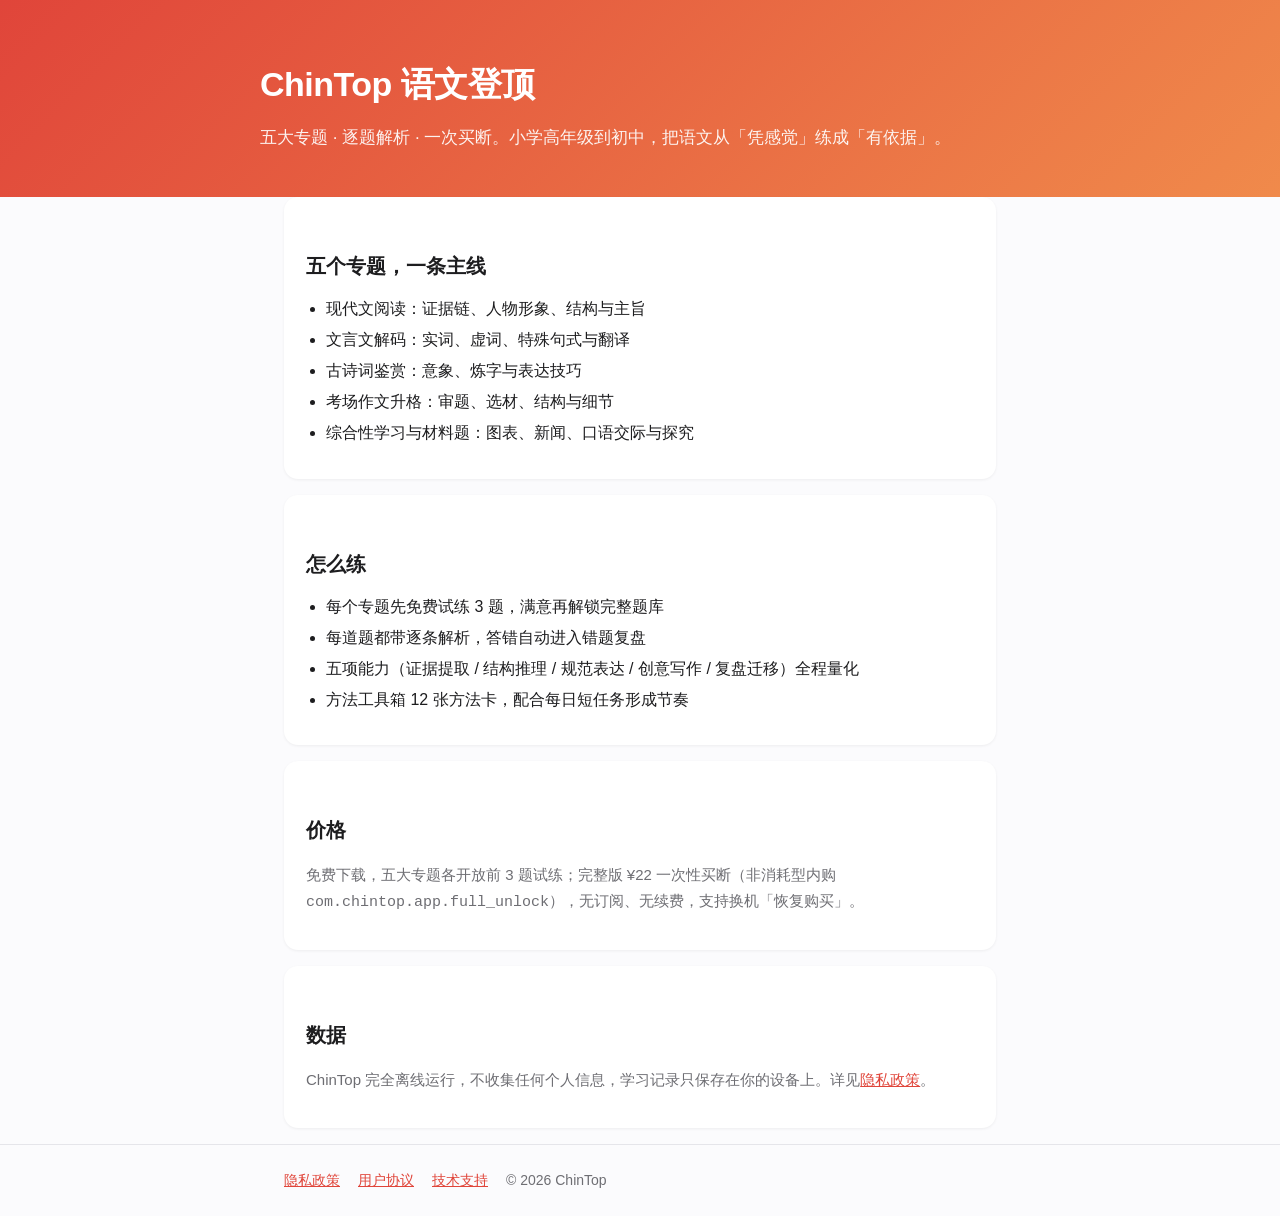
<file: docs/index.html>
<!DOCTYPE html>
<html lang="zh-CN">
<head>
<meta charset="utf-8">
<meta name="viewport" content="width=device-width, initial-scale=1">
<title>ChinTop 语文登顶</title>
<style>
  :root { --brand:#e0453a; --ink:#1d1d1f; --muted:#6e6e73; --bg:#fbfbfd; }
  * { box-sizing: border-box; }
  body { margin:0; font-family:-apple-system,BlinkMacSystemFont,"PingFang SC","Helvetica Neue",Arial,sans-serif; color:var(--ink); background:var(--bg); line-height:1.7; }
  header { background:linear-gradient(135deg,#e0453a,#f08a4b); color:#fff; padding:56px 24px 44px; }
  .wrap { max-width:760px; margin:0 auto; padding:0 24px; }
  header .wrap { padding:0; }
  h1 { margin:0 0 10px; font-size:34px; letter-spacing:-.5px; }
  header p { margin:0; opacity:.92; font-size:17px; }
  main { padding:36px 24px 60px; }
  h2 { font-size:20px; margin:32px 0 12px; }
  ul { padding-left:20px; margin:0 0 12px; }
  li { margin:4px 0; }
  .card { background:#fff; border-radius:14px; padding:20px 22px; box-shadow:0 1px 3px rgba(0,0,0,.06); margin-bottom:16px; }
  .price { font-size:15px; color:var(--muted); }
  a { color:var(--brand); }
  footer { border-top:1px solid #e5e5ea; padding:24px; color:var(--muted); font-size:14px; }
  footer .wrap { display:flex; gap:18px; flex-wrap:wrap; }
</style>
</head>
<body>
<header>
  <div class="wrap">
    <h1>ChinTop 语文登顶</h1>
    <p>五大专题 · 逐题解析 · 一次买断。小学高年级到初中，把语文从「凭感觉」练成「有依据」。</p>
  </div>
</header>
<main class="wrap">
  <div class="card">
    <h2>五个专题，一条主线</h2>
    <ul>
      <li>现代文阅读：证据链、人物形象、结构与主旨</li>
      <li>文言文解码：实词、虚词、特殊句式与翻译</li>
      <li>古诗词鉴赏：意象、炼字与表达技巧</li>
      <li>考场作文升格：审题、选材、结构与细节</li>
      <li>综合性学习与材料题：图表、新闻、口语交际与探究</li>
    </ul>
  </div>
  <div class="card">
    <h2>怎么练</h2>
    <ul>
      <li>每个专题先免费试练 3 题，满意再解锁完整题库</li>
      <li>每道题都带逐条解析，答错自动进入错题复盘</li>
      <li>五项能力（证据提取 / 结构推理 / 规范表达 / 创意写作 / 复盘迁移）全程量化</li>
      <li>方法工具箱 12 张方法卡，配合每日短任务形成节奏</li>
    </ul>
  </div>
  <div class="card">
    <h2>价格</h2>
    <p class="price">免费下载，五大专题各开放前 3 题试练；完整版 ¥22 一次性买断（非消耗型内购 <code>com.chintop.app.full_unlock</code>），无订阅、无续费，支持换机「恢复购买」。</p>
  </div>
  <div class="card">
    <h2>数据</h2>
    <p class="price">ChinTop 完全离线运行，不收集任何个人信息，学习记录只保存在你的设备上。详见<a href="privacy.html">隐私政策</a>。</p>
  </div>
</main>
<footer>
  <div class="wrap">
    <a href="privacy.html">隐私政策</a>
    <a href="terms.html">用户协议</a>
    <a href="support.html">技术支持</a>
    <span>© 2026 ChinTop</span>
  </div>
</footer>
</body>
</html>
</file>
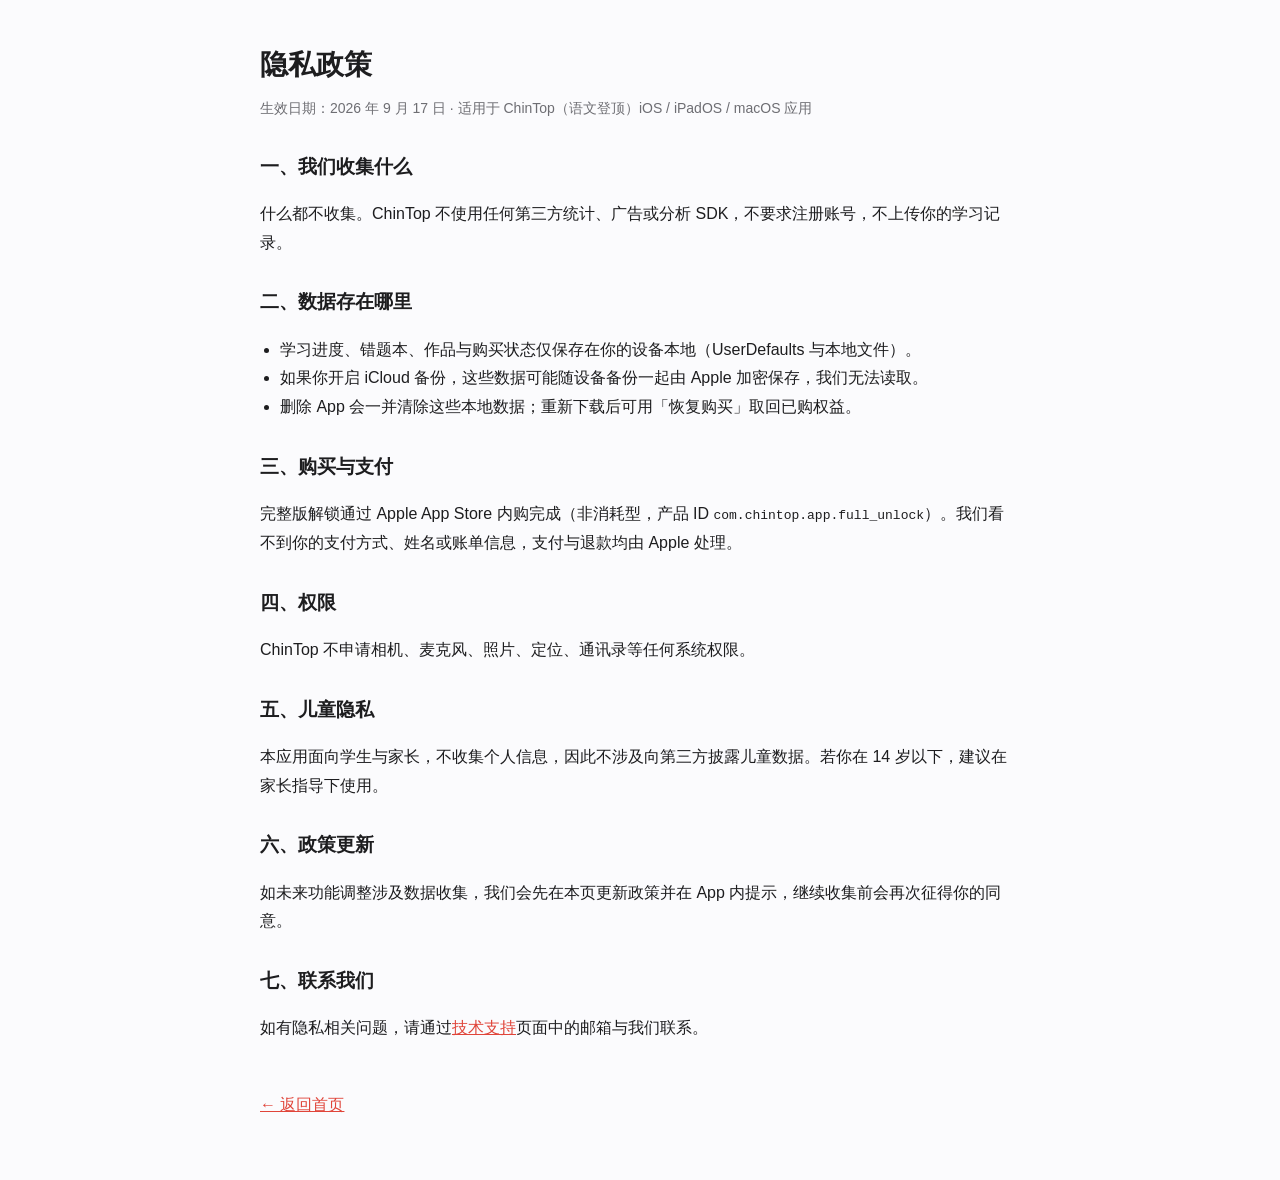
<file: docs/privacy.html>
<!DOCTYPE html>
<html lang="zh-CN">
<head>
<meta charset="utf-8">
<meta name="viewport" content="width=device-width, initial-scale=1">
<title>隐私政策 · ChinTop</title>
<style>
  body { margin:0; font-family:-apple-system,BlinkMacSystemFont,"PingFang SC","Helvetica Neue",Arial,sans-serif; color:#1d1d1f; background:#fbfbfd; line-height:1.8; }
  .wrap { max-width:760px; margin:0 auto; padding:40px 24px 60px; }
  h1 { font-size:28px; margin:0 0 6px; }
  h2 { font-size:19px; margin:28px 0 8px; }
  .date { color:#6e6e73; font-size:14px; margin-bottom:24px; }
  ul { padding-left:20px; }
  a { color:#e0453a; }
  .back { display:inline-block; margin-top:32px; }
</style>
</head>
<body>
<div class="wrap">
  <h1>隐私政策</h1>
  <div class="date">生效日期：2026 年 9 月 17 日 · 适用于 ChinTop（语文登顶）iOS / iPadOS / macOS 应用</div>

  <h2>一、我们收集什么</h2>
  <p>什么都不收集。ChinTop 不使用任何第三方统计、广告或分析 SDK，不要求注册账号，不上传你的学习记录。</p>

  <h2>二、数据存在哪里</h2>
  <ul>
    <li>学习进度、错题本、作品与购买状态仅保存在你的设备本地（UserDefaults 与本地文件）。</li>
    <li>如果你开启 iCloud 备份，这些数据可能随设备备份一起由 Apple 加密保存，我们无法读取。</li>
    <li>删除 App 会一并清除这些本地数据；重新下载后可用「恢复购买」取回已购权益。</li>
  </ul>

  <h2>三、购买与支付</h2>
  <p>完整版解锁通过 Apple App Store 内购完成（非消耗型，产品 ID <code>com.chintop.app.full_unlock</code>）。我们看不到你的支付方式、姓名或账单信息，支付与退款均由 Apple 处理。</p>

  <h2>四、权限</h2>
  <p>ChinTop 不申请相机、麦克风、照片、定位、通讯录等任何系统权限。</p>

  <h2>五、儿童隐私</h2>
  <p>本应用面向学生与家长，不收集个人信息，因此不涉及向第三方披露儿童数据。若你在 14 岁以下，建议在家长指导下使用。</p>

  <h2>六、政策更新</h2>
  <p>如未来功能调整涉及数据收集，我们会先在本页更新政策并在 App 内提示，继续收集前会再次征得你的同意。</p>

  <h2>七、联系我们</h2>
  <p>如有隐私相关问题，请通过<a href="support.html">技术支持</a>页面中的邮箱与我们联系。</p>

  <a class="back" href="index.html">← 返回首页</a>
</div>
</body>
</html>
</file>
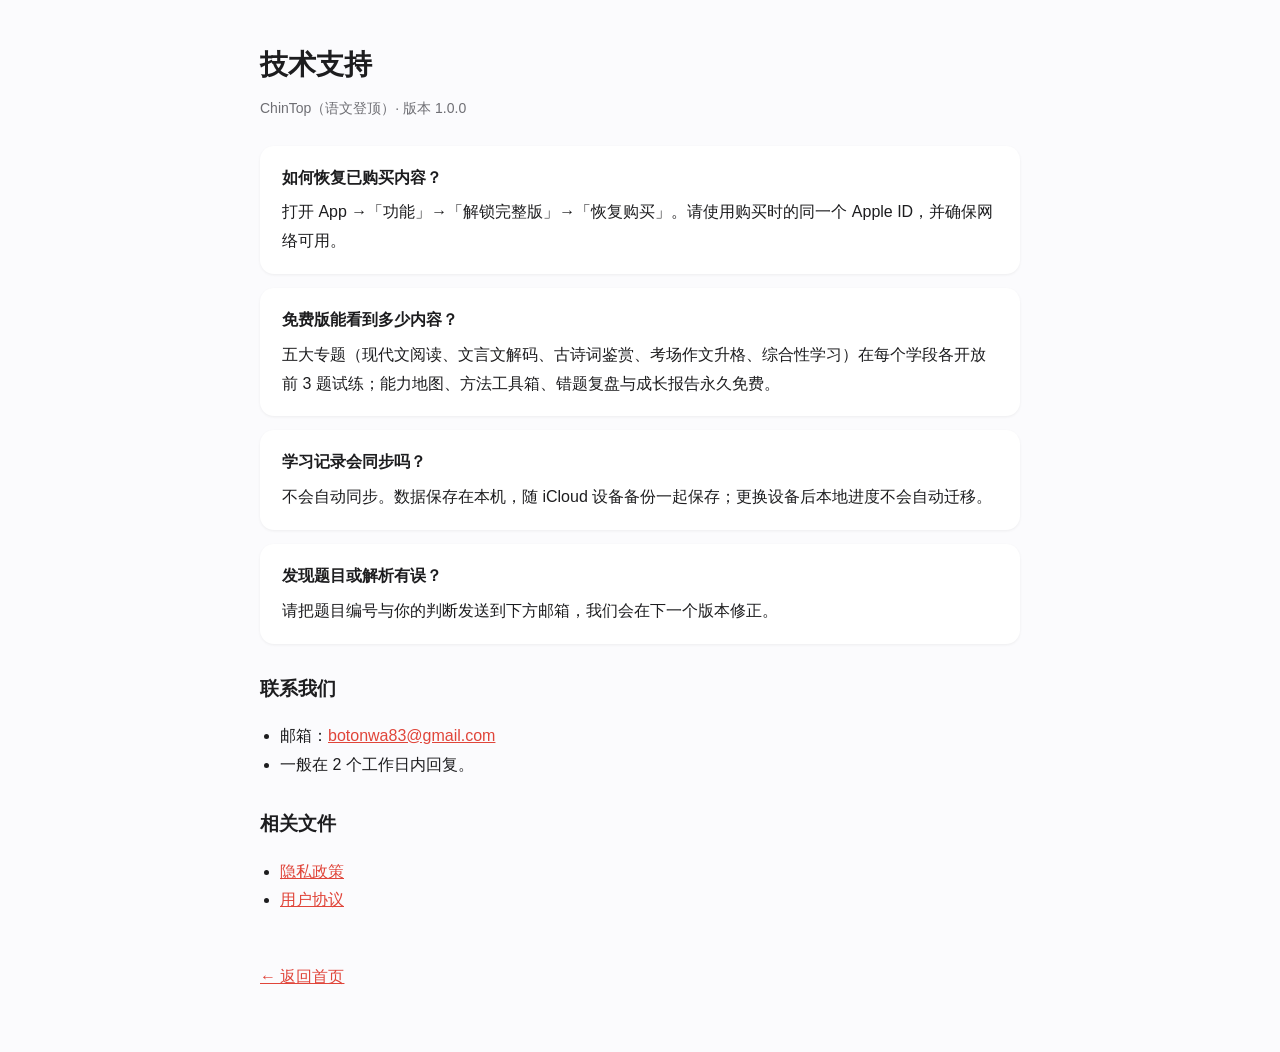
<file: docs/support.html>
<!DOCTYPE html>
<html lang="zh-CN">
<head>
<meta charset="utf-8">
<meta name="viewport" content="width=device-width, initial-scale=1">
<title>技术支持 · ChinTop</title>
<style>
  body { margin:0; font-family:-apple-system,BlinkMacSystemFont,"PingFang SC","Helvetica Neue",Arial,sans-serif; color:#1d1d1f; background:#fbfbfd; line-height:1.8; }
  .wrap { max-width:760px; margin:0 auto; padding:40px 24px 60px; }
  h1 { font-size:28px; margin:0 0 6px; }
  h2 { font-size:19px; margin:28px 0 8px; }
  .date { color:#6e6e73; font-size:14px; margin-bottom:24px; }
  ul { padding-left:20px; }
  a { color:#e0453a; }
  .qa { background:#fff; border-radius:14px; padding:18px 22px; box-shadow:0 1px 3px rgba(0,0,0,.06); margin-bottom:14px; }
  .qa strong { display:block; margin-bottom:6px; }
  .back { display:inline-block; margin-top:32px; }
</style>
</head>
<body>
<div class="wrap">
  <h1>技术支持</h1>
  <div class="date">ChinTop（语文登顶）· 版本 1.0.0</div>

  <div class="qa">
    <strong>如何恢复已购买内容？</strong>
    打开 App →「功能」→「解锁完整版」→「恢复购买」。请使用购买时的同一个 Apple ID，并确保网络可用。
  </div>
  <div class="qa">
    <strong>免费版能看到多少内容？</strong>
    五大专题（现代文阅读、文言文解码、古诗词鉴赏、考场作文升格、综合性学习）在每个学段各开放前 3 题试练；能力地图、方法工具箱、错题复盘与成长报告永久免费。
  </div>
  <div class="qa">
    <strong>学习记录会同步吗？</strong>
    不会自动同步。数据保存在本机，随 iCloud 设备备份一起保存；更换设备后本地进度不会自动迁移。
  </div>
  <div class="qa">
    <strong>发现题目或解析有误？</strong>
    请把题目编号与你的判断发送到下方邮箱，我们会在下一个版本修正。
  </div>

  <h2>联系我们</h2>
  <ul>
    <li>邮箱：<a href="mailto:botonwa83@gmail.com">botonwa83@gmail.com</a></li>
    <li>一般在 2 个工作日内回复。</li>
  </ul>

  <h2>相关文件</h2>
  <ul>
    <li><a href="privacy.html">隐私政策</a></li>
    <li><a href="terms.html">用户协议</a></li>
  </ul>

  <a class="back" href="index.html">← 返回首页</a>
</div>
</body>
</html>
</file>
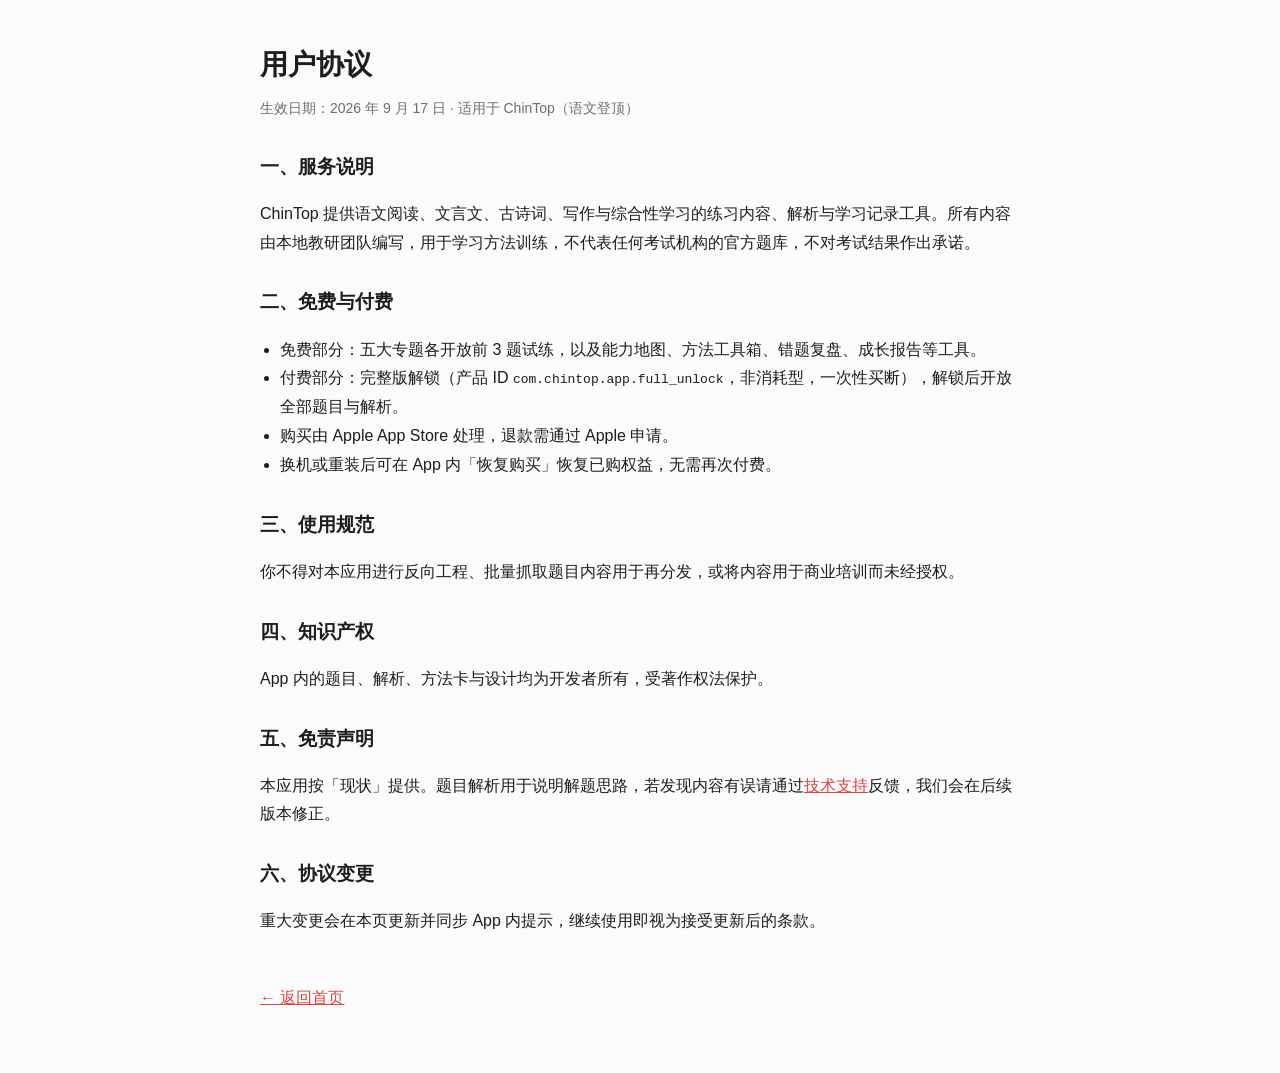
<file: docs/terms.html>
<!DOCTYPE html>
<html lang="zh-CN">
<head>
<meta charset="utf-8">
<meta name="viewport" content="width=device-width, initial-scale=1">
<title>用户协议 · ChinTop</title>
<style>
  body { margin:0; font-family:-apple-system,BlinkMacSystemFont,"PingFang SC","Helvetica Neue",Arial,sans-serif; color:#1d1d1f; background:#fbfbfd; line-height:1.8; }
  .wrap { max-width:760px; margin:0 auto; padding:40px 24px 60px; }
  h1 { font-size:28px; margin:0 0 6px; }
  h2 { font-size:19px; margin:28px 0 8px; }
  .date { color:#6e6e73; font-size:14px; margin-bottom:24px; }
  ul { padding-left:20px; }
  a { color:#e0453a; }
  .back { display:inline-block; margin-top:32px; }
</style>
</head>
<body>
<div class="wrap">
  <h1>用户协议</h1>
  <div class="date">生效日期：2026 年 9 月 17 日 · 适用于 ChinTop（语文登顶）</div>

  <h2>一、服务说明</h2>
  <p>ChinTop 提供语文阅读、文言文、古诗词、写作与综合性学习的练习内容、解析与学习记录工具。所有内容由本地教研团队编写，用于学习方法训练，不代表任何考试机构的官方题库，不对考试结果作出承诺。</p>

  <h2>二、免费与付费</h2>
  <ul>
    <li>免费部分：五大专题各开放前 3 题试练，以及能力地图、方法工具箱、错题复盘、成长报告等工具。</li>
    <li>付费部分：完整版解锁（产品 ID <code>com.chintop.app.full_unlock</code>，非消耗型，一次性买断），解锁后开放全部题目与解析。</li>
    <li>购买由 Apple App Store 处理，退款需通过 Apple 申请。</li>
    <li>换机或重装后可在 App 内「恢复购买」恢复已购权益，无需再次付费。</li>
  </ul>

  <h2>三、使用规范</h2>
  <p>你不得对本应用进行反向工程、批量抓取题目内容用于再分发，或将内容用于商业培训而未经授权。</p>

  <h2>四、知识产权</h2>
  <p>App 内的题目、解析、方法卡与设计均为开发者所有，受著作权法保护。</p>

  <h2>五、免责声明</h2>
  <p>本应用按「现状」提供。题目解析用于说明解题思路，若发现内容有误请通过<a href="support.html">技术支持</a>反馈，我们会在后续版本修正。</p>

  <h2>六、协议变更</h2>
  <p>重大变更会在本页更新并同步 App 内提示，继续使用即视为接受更新后的条款。</p>

  <a class="back" href="index.html">← 返回首页</a>
</div>
</body>
</html>
</file>
